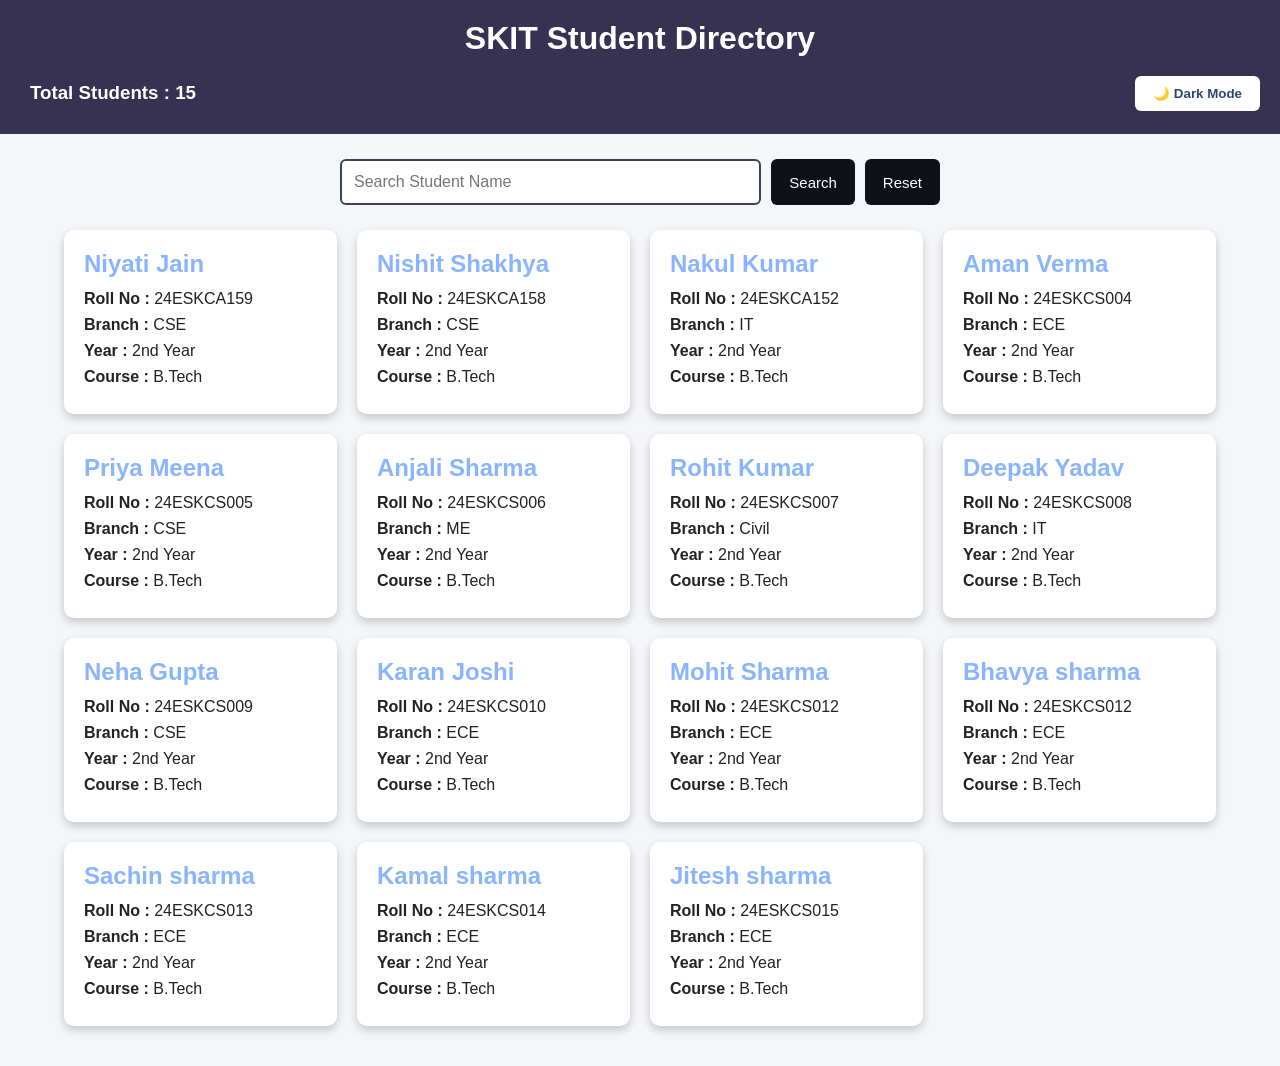
<file: 25ESKCA158/Day 5/index.html>
<!DOCTYPE html>
<html lang="en">
<head>
    <meta charset="UTF-8">
    <meta name="viewport" content="width=device-width, initial-scale=1.0">
    <title>SKIT Student Directory</title>

    <link rel="stylesheet" href="style.css">
</head>
<body>

<header>
    <h1>SKIT Student Directory</h1>

    <div class="top-bar">

        <h3>Total Students : <span id="totalStudent">10</span></h3>

        <button id="modeBtn" onclick="darkMode()">
            🌙 Dark Mode
        </button>

    </div>

</header>

<div class="search-box">

<input
type="text"
id="search"
placeholder="Search Student Name">

<button onclick="searchStudent()">
Search
</button>

<button onclick="resetStudents()">
Reset
</button>

</div>

<div id="message"></div>

<div id="studentContainer">
  <div class="card">
    <h2>${students[i].name}</h2>

    <button class="btn-details">
        Show Details
    </button>

    </div>

<div id="message"></div>

<div id="studentContainer">
    </div>
</div>

</div>
<script src="https://code.jquery.com/jquery-3.7.1.min.js"></script>
<script src="script.js"></script>
<script src="script.js"></script>

</body>
</html>
</file>
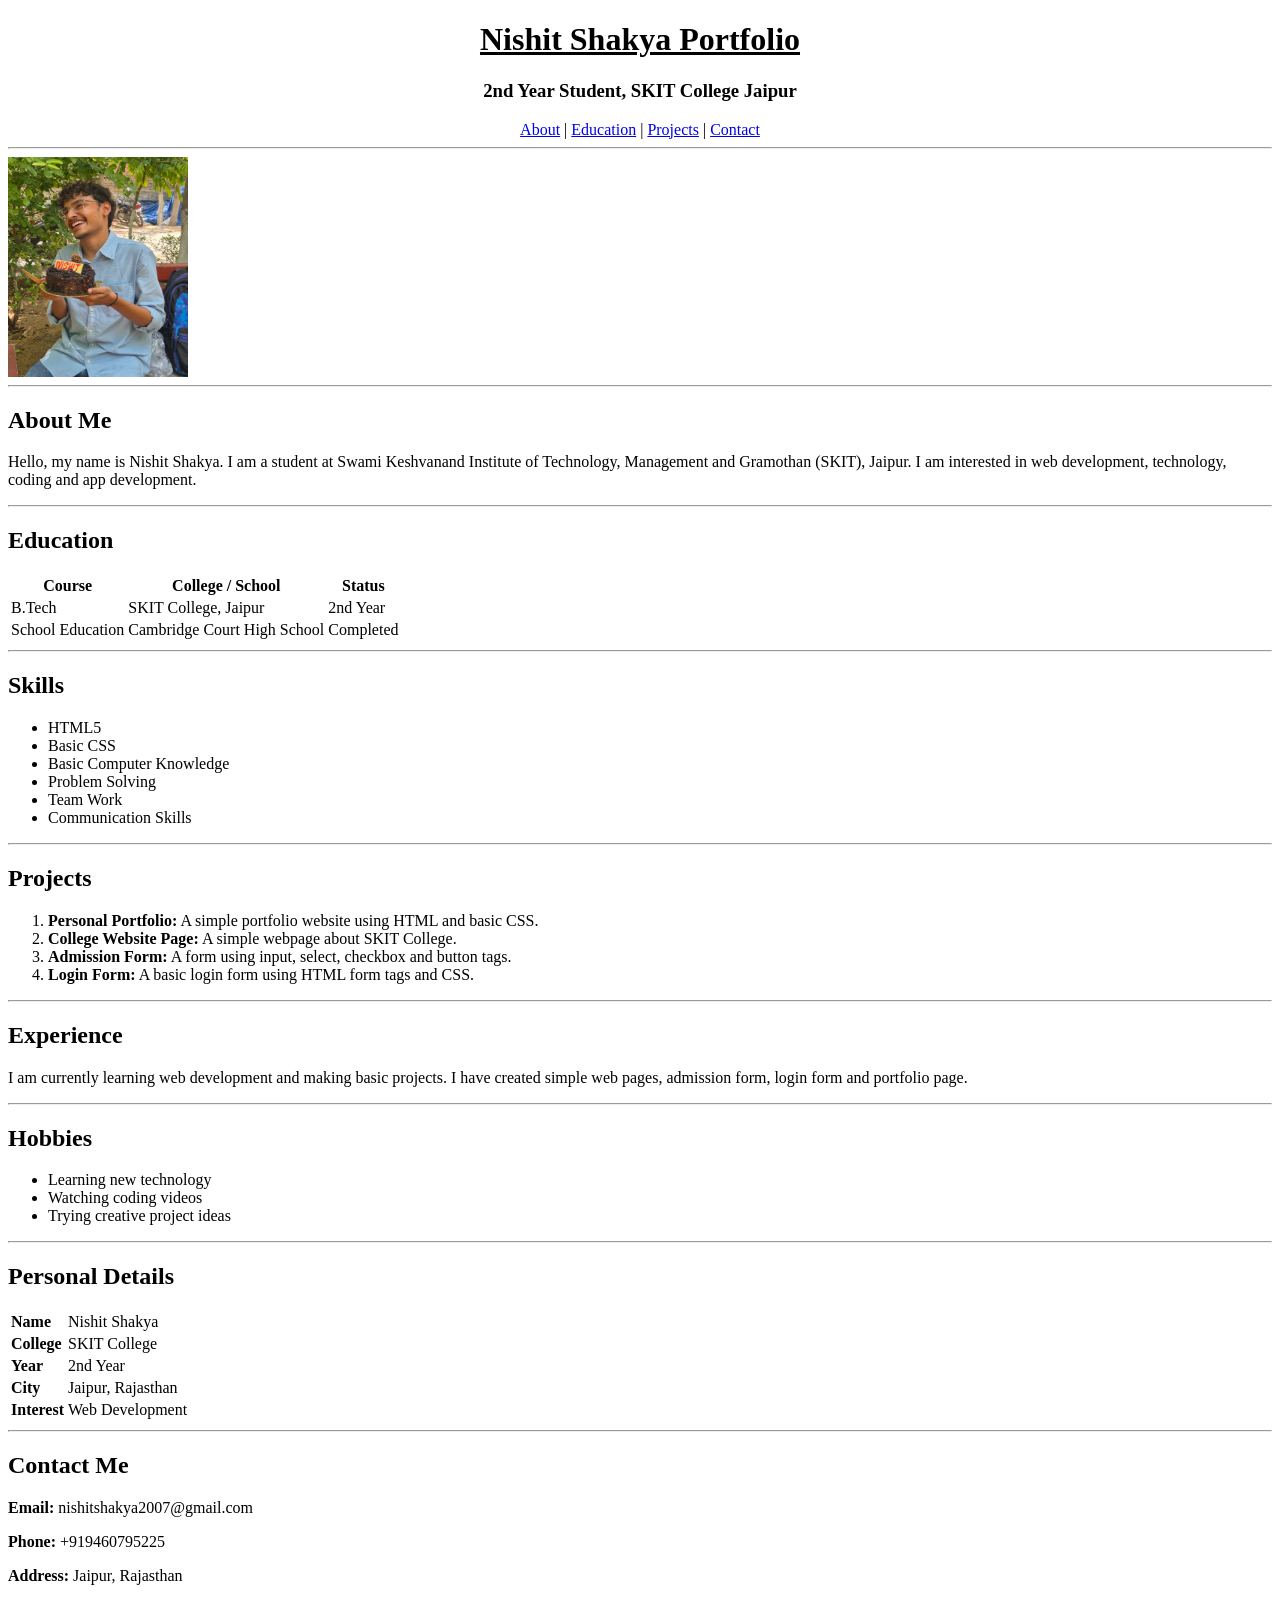
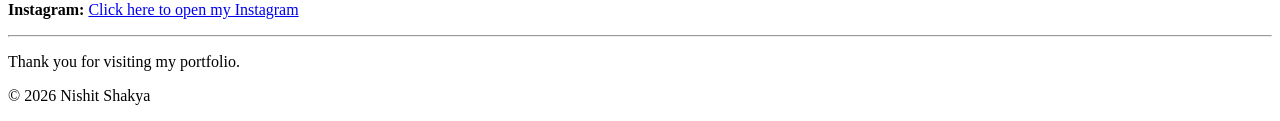
<file: 25ESKCA158/Day 1/portfolio.html>
<!DOCTYPE html>
<html lang="en">
<head>
    <meta charset="UTF-8">
    <meta name="viewport" content="width=device-width, initial-scale=1.0">
    <title>Nishit Shakya Portfolio</title>
</head>
<body>
    <div class="container">
        <header>
            <h1 align="center"><u>Nishit Shakya Portfolio</u></h1>
            <center>
                <h3>2nd Year Student, SKIT College Jaipur</h3>
                <a href="#about">About</a> |
                <a href="#education">Education</a> |
                <a href="#projects">Projects</a> |
                <a href="#contact">Contact</a>
            </center>
        </header>

        <hr>

        <img src="nishit.jpg" alt="Nishit Shakya" width="180" height="220" align="center">

        <hr>

        <main>
            <section id="about">
                <h2>About Me</h2>
                <p>
                    Hello, my name is Nishit Shakya. I am a student at Swami Keshvanand
                    Institute of Technology, Management and Gramothan (SKIT), Jaipur.
                    I am interested in web development, technology, coding and app development.
                </p>
               
            </section>

            <hr>

            <section id="education">
                <h2>Education</h2>
                <table>
                    <tr>
                        <th>Course</th>
                        <th>College / School</th>
                        <th>Status</th>
                    </tr>
                    <tr>
                        <td>B.Tech</td>
                        <td>SKIT College, Jaipur</td>
                        <td>2nd Year</td>
                    </tr>
                    <tr>
                        <td>School Education</td>
                        <td>Cambridge Court High School</td>
                        <td>Completed</td>
                    </tr>
                </table>
            </section>

            <hr>

            <section>
                <h2>Skills</h2>
                <ul>
                    <li>HTML5</li>
                    <li>Basic CSS</li>
                    <li>Basic Computer Knowledge</li>
                    <li>Problem Solving</li>
                    <li>Team Work</li>
                    <li>Communication Skills</li>
                </ul>
            </section>

            <hr>

            <section id="projects">
                <h2>Projects</h2>
                <ol>
                    <li><b>Personal Portfolio:</b> A simple portfolio website using HTML and basic CSS.</li>
                    <li><b>College Website Page:</b> A simple webpage about SKIT College.</li>
                    <li><b>Admission Form:</b> A form using input, select, checkbox and button tags.</li>
                    <li><b>Login Form:</b> A basic login form using HTML form tags and CSS.</li>
                </ol>
            </section>

            <hr>

            <section>
                <h2>Experience</h2>
                <p>
                    I am currently learning web development and making basic projects.
                    I have created simple web pages, admission form, login form and portfolio page.
                </p>
            </section>

            <hr>

            <section>
                <h2>Hobbies</h2>
                <ul>
                    <li>Learning new technology</li>
                    <li>Watching coding videos</li>
                    
                    <li>Trying creative project ideas</li>
                </ul>
            </section>

            <hr>

            <section>
                <h2>Personal Details</h2>
                <table>
                    <tr>
                        <td><b>Name</b></td>
                        <td>Nishit Shakya</td>
                    </tr>
                    <tr>
                        <td><b>College</b></td>
                        <td>SKIT College</td>
                    </tr>
                    <tr>
                        <td><b>Year</b></td>
                        <td>2nd Year</td>
                    </tr>
                    <tr>
                        <td><b>City</b></td>
                        <td>Jaipur, Rajasthan</td>
                    </tr>
                    <tr>
                        <td><b>Interest</b></td>
                        <td>Web Development</td>
                    </tr>
                </table>
            </section>

            <hr>

            <section id="contact">
                <h2>Contact Me</h2>
                <p><b>Email:</b> nishitshakya2007@gmail.com</p>
                <p><b>Phone:</b> +919460795225</p>
                <p><b>Address:</b> Jaipur, Rajasthan</p>
                <p>
                    <b>Instagram:</b>
                    <a href="https://www.instagram.com/_shakyanishit_/" target="_blank">
                        Click here to open my Instagram
                    </a>
                </p>
            </section>
        </main>

        <hr>

        <footer>
            <p>Thank you for visiting my portfolio.</p>
            <p>&copy; 2026 Nishit Shakya</p>
        </footer>
    </div>
</body>
</html>
</file>
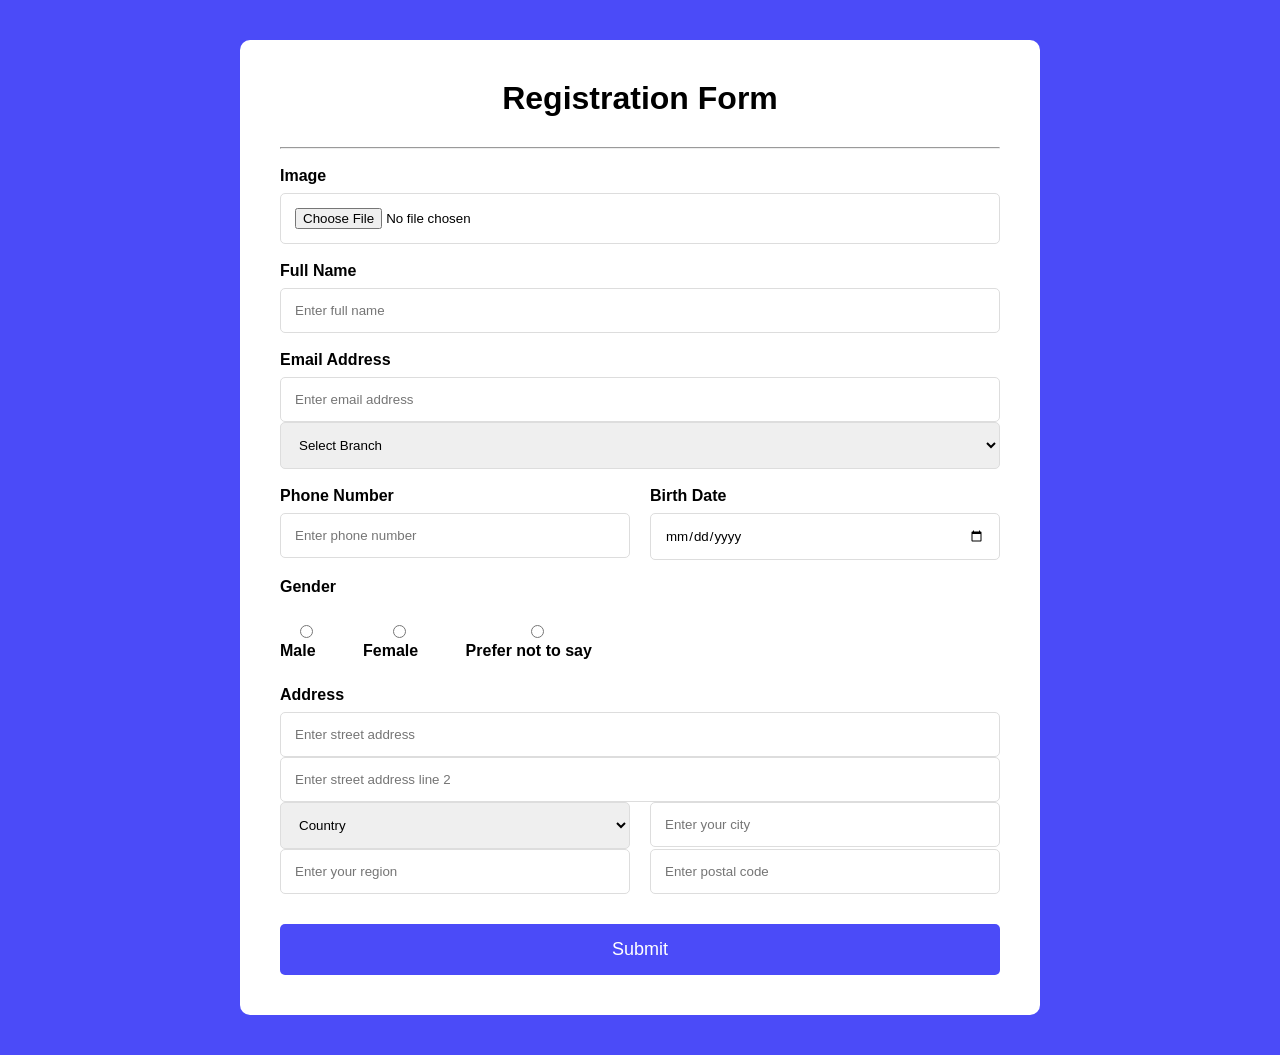
<file: 25ESKCA158/Day 8/form.html>
<!doctype html>
<html lang="en">
  <head>
    <meta charset="UTF-8" />
    <meta name="viewport" content="width=device-width, initial-scale=1.0" />
    <title>Registration Form</title>
    <link rel="stylesheet" href="form.css" />
  </head>

  <body>
    <div class="container">
      <form action="registration.php" method="post" class="form" enctype="multipart/form-data">
        <h1>Registration Form</h1>
        <hr>

        <label>Image</label>
        <input type="file" name="image" id="">

        <label>Full Name</label>
        <input type="text" name = "fname" placeholder="Enter full name" />

        <label>Email Address</label>
        <input type="email" name = "email" placeholder="Enter email address" />

        <select name="branch" id="">
          <option value="">Select Branch</option>
          <option value="CSE">CSE</option>
          <option value="AI">AI</option>
          <option value="DS">DS</option>
          <option value="IT">IT</option>
</select>
        <div class="row">
          <div class="col">
            <label>Phone Number</label>
            <input type="tel" name = "phone" placeholder="Enter phone number" />
          </div>

          <div class="col">
            <label>Birth Date</label>
            <input type="date" name = "date" />
          </div>
        </div>

        <label>Gender</label>

        <div class="gender">
          <label><input type="radio" name="gender" value="male" /> Male</label>

          <label><input type="radio" name="gender" value="male" /> Female</label>

          <label><input type="radio" name="gender" value="male" /> Prefer not to say</label>
        </div>

        <label>Address</label>
        <input type="text" name = "address1" placeholder="Enter street address" />

        <input type="text" name = "address2" placeholder="Enter street address line 2" />

        <div class="row">
          <div class="col">
            <select>
              <option>Country</option>
              <option>India</option>
              <option>USA</option>
            </select>
          </div>

          <div class="col">
            <input type="text" name = "city" placeholder="Enter your city" />
          </div>
        </div>

        <div class="row">
          <div class="col">
            <input type="text" placeholder="Enter your region" />
          </div>

          <div class="col">
            <input type="text" placeholder="Enter postal code" />
          </div>
        </div>

        <button type = "submit">Submit</button>
      </form>
    </div>
  </body>
</html>
</file>
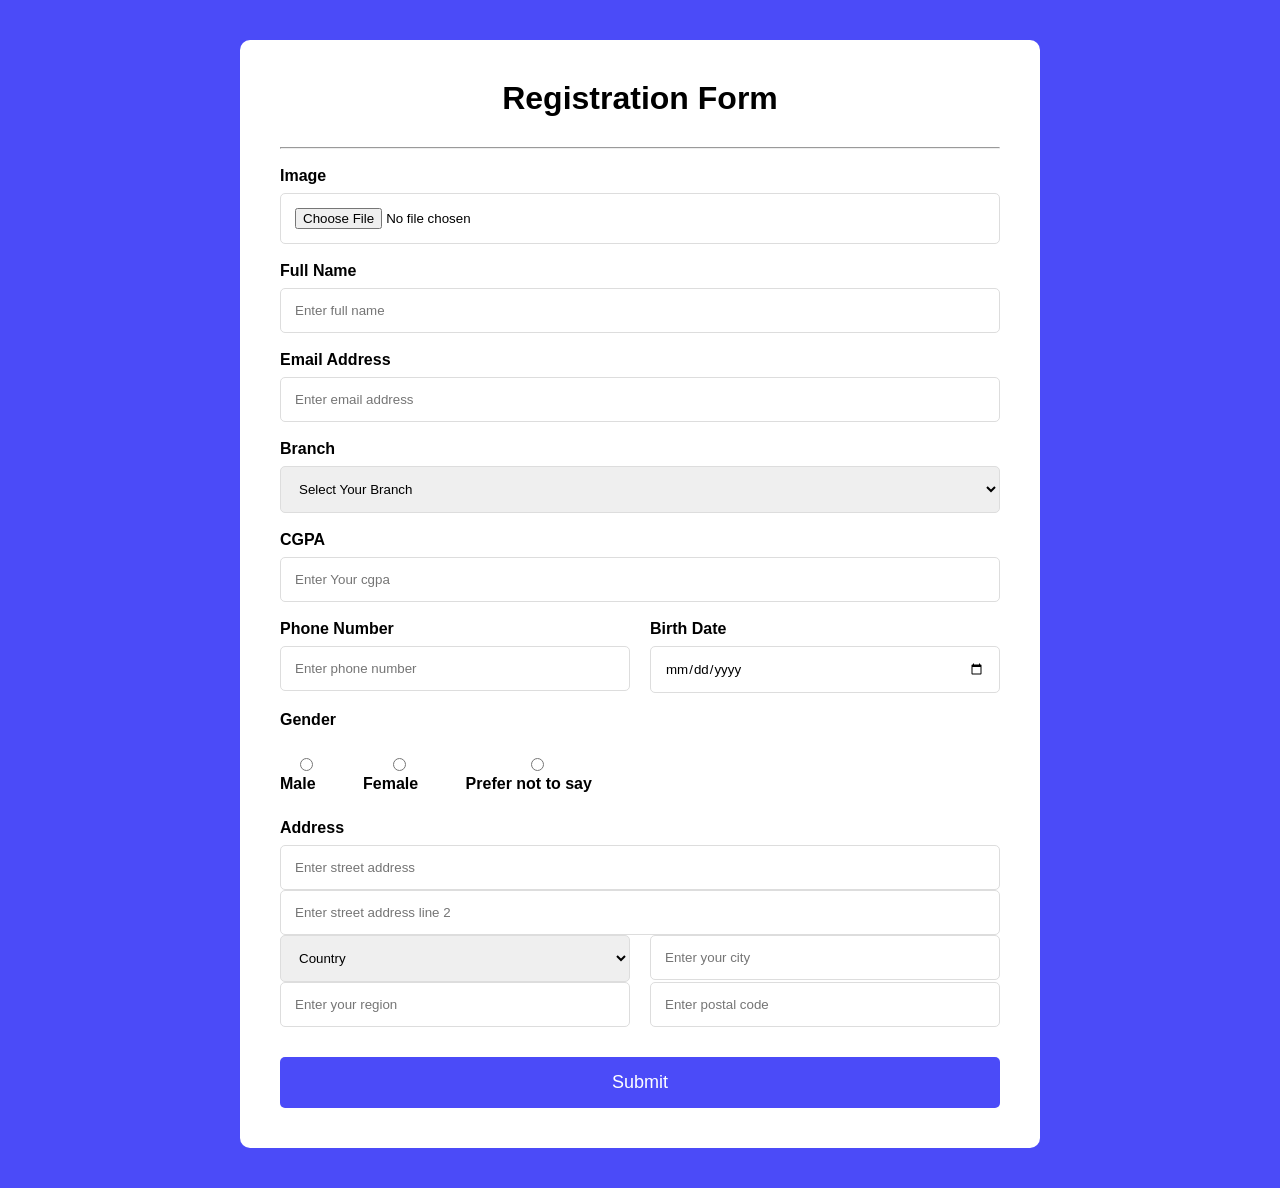
<file: 25ESKCA158/Day 9/form.html>
<!doctype html>
<html lang="en">
  <head>
    <meta charset="UTF-8" />
    <meta name="viewport" content="width=device-width, initial-scale=1.0" />
    <title>Registration Form</title>
    <link rel="stylesheet" href="form.css" />
  </head>

  <body>
    <div class="container">
      <form action="registration.php" method="post" class="form">
        <h1>Registration Form</h1>
        <hr>
        <label>Image</label>
        <input type="file" name="image" id="">

        <label>Full Name</label>
        <input type="text" name = "name" placeholder="Enter full name" />

        <label>Email Address</label>
        <input type="email" name = "email" placeholder="Enter email address" />

        <label for="">Branch</label>
        <select name="branch" id="">
          <option value="">Select Your Branch</option>
          <option value="CSE">CSE</option>
          <option value="AI">AI</option>
          <option value="DS">DS</option>
          <option value="IT">IT</option>
        </select>

        <label for="">CGPA</label>
        <input type="text" name="cgpa" placeholder="Enter Your cgpa">


        <div class="row">
          <div class="col">
            <label>Phone Number</label>
            <input type="tel" name = "phone" placeholder="Enter phone number" />
          </div>

          <div class="col">
            <label>Birth Date</label>
            <input type="date" name = "date" />
          </div>
        </div>

        <label>Gender</label>

        <div class="gender">
          <label><input type="radio" name="gender" /> Male</label>

          <label><input type="radio" name="gender" /> Female</label>

          <label><input type="radio" name="gender" /> Prefer not to say</label>
        </div>

        <label>Address</label>
        <input type="text" name = "address1" placeholder="Enter street address" />

        <input type="text" name = "address2" placeholder="Enter street address line 2" />

        <div class="row">
          <div class="col">
            <select>
              <option>Country</option>
              <option>India</option>
              <option>USA</option>
            </select>
          </div>

          <div class="col">
            <input type="text" name = "city" placeholder="Enter your city" />
          </div>
        </div>

        <div class="row">
          <div class="col">
            <input type="text" placeholder="Enter your region" />
          </div>

          <div class="col">
            <input type="text" placeholder="Enter postal code" />
          </div>
        </div>

        <button type = "submit">Submit</button>
      </form>
    </div>
  </body>
</html>
</file>
<file: 25ESKCA158/Day 5/style.css>
*{
    margin:0;
    padding:0;
    box-sizing:border-box;
    font-family:Arial, Helvetica, sans-serif;
}

body{
    background:#f4f6f9;
    color:#222;
    transition:0.4s;
}

header{
    background:#373152;
    color:white;
    text-align:center;
    padding:20px;
}
.details{
    display:none;
}

.btn-details{
    margin-top:15px;
    padding:10px 15px;
    border:none;
    background:#0d6efd;
    color:white;
    border-radius:5px;
    cursor:pointer;
}
.top-bar{
    display:flex;
    justify-content:space-between;
    align-items:center;
    margin-top:15px;
    flex-wrap:wrap;
}

.top-bar h3{
    margin:10px;
}

#modeBtn{
    padding:10px 18px;
    border:none;
    border-radius:6px;
    cursor:pointer;
    background:white;
    color:#2b466d;
    font-weight:bold;
}

.search-box{
    width:90%;
    max-width:600px;
    margin:25px auto;
    display:flex;
    gap:10px;
    flex-wrap:wrap;
}

.search-box input{
    flex:1;
    padding:12px;
    border:2px solid #394455;
    border-radius:6px;
    font-size:16px;
}

.search-box button{
    padding:12px 18px;
    border:none;
    border-radius:6px;
    background:#0e1218;
    color:white;
    cursor:pointer;
    font-size:15px;
}

.search-box button:hover{
    background:#222529;
}

#message{
    text-align:center;
    color:rgb(97, 69, 69);
    font-size:20px;
    margin-bottom:20px;
    font-weight:bold;
}

#studentContainer{
    width:90%;
    margin:auto;
    display:grid;
    grid-template-columns:repeat(auto-fit,minmax(260px,1fr));
    gap:20px;
    padding-bottom:40px;
}

.card{
    background:white;
    border-radius:10px;
    padding:20px;
    box-shadow:0px 4px 10px rgba(0,0,0,0.2);
    transition:0.3s;
}

.card:hover{
    transform:translateY(-5px);
}

.card h2{
    color:#89b4ff;
    margin-bottom:12px;
}

.card p{
    margin:8px 0;
    font-size:16px;
}

.dark{
    background:#1b1b1b;
    color:white;
}

.dark header{
    background:#111;
}

.dark .card{
    background:#2b2b2b;
    color:white;
}

.dark #modeBtn{
    background:#0d6efd;
    color:white;
}

.dark .search-box input{
    background:#333;
    color:white;
    border:2px solid white;
}

@media(max-width:600px){

.top-bar{
    flex-direction:column;
}

.search-box{
    flex-direction:column;
}

.search-box button{
    width:100%;
}

}
</file>
<file: 25ESKCA158/Day 8/form.css>
*{
margin:0;
padding:0;
box-sizing:border-box;
font-family:Arial;
}

body{
background:#4b4bf8;
display:flex;
justify-content:center;
padding:40px;
}

.container{
width:800px;
}

.form{
background:white;
padding:40px;
border-radius:10px;
}

h1{
text-align:center;
margin-bottom:30px;
}

label{
display:block;
margin-top:18px;
margin-bottom:8px;
font-weight:bold;
}

input,
select{
width:100%;
padding:14px;
border:1px solid #ddd;
border-radius:5px;
}

.row{
display:flex;
gap:20px;
}

.col{
flex:1;
}

.gender{
display:flex;
gap:30px;
margin-top:10px;
}

button{
margin-top:30px;
width:100%;
padding:15px;
background:#4b4bf8;
color:white;
border:none;
font-size:18px;
border-radius:5px;
cursor:pointer;
}

button:hover{
background:#3333ff;
}
</file>
<file: 25ESKCA158/Day 9/form.css>
*{
margin:0;
padding:0;
box-sizing:border-box;
font-family:Arial;
}

body{
background:#4b4bf8;
display:flex;
justify-content:center;
padding:40px;
}

.container{
width:800px;
}

.form{
background:white;
padding:40px;
border-radius:10px;
}

h1{
text-align:center;
margin-bottom:30px;
}

label{
display:block;
margin-top:18px;
margin-bottom:8px;
font-weight:bold;
}

input,
select{
width:100%;
padding:14px;
border:1px solid #ddd;
border-radius:5px;
}

.row{
display:flex;
gap:20px;
}

.col{
flex:1;
}

.gender{
display:flex;
gap:30px;
margin-top:10px;
}

button{
margin-top:30px;
width:100%;
padding:15px;
background:#4b4bf8;
color:white;
border:none;
font-size:18px;
border-radius:5px;
cursor:pointer;
}

button:hover{
background:#3333ff;
}
</file>
